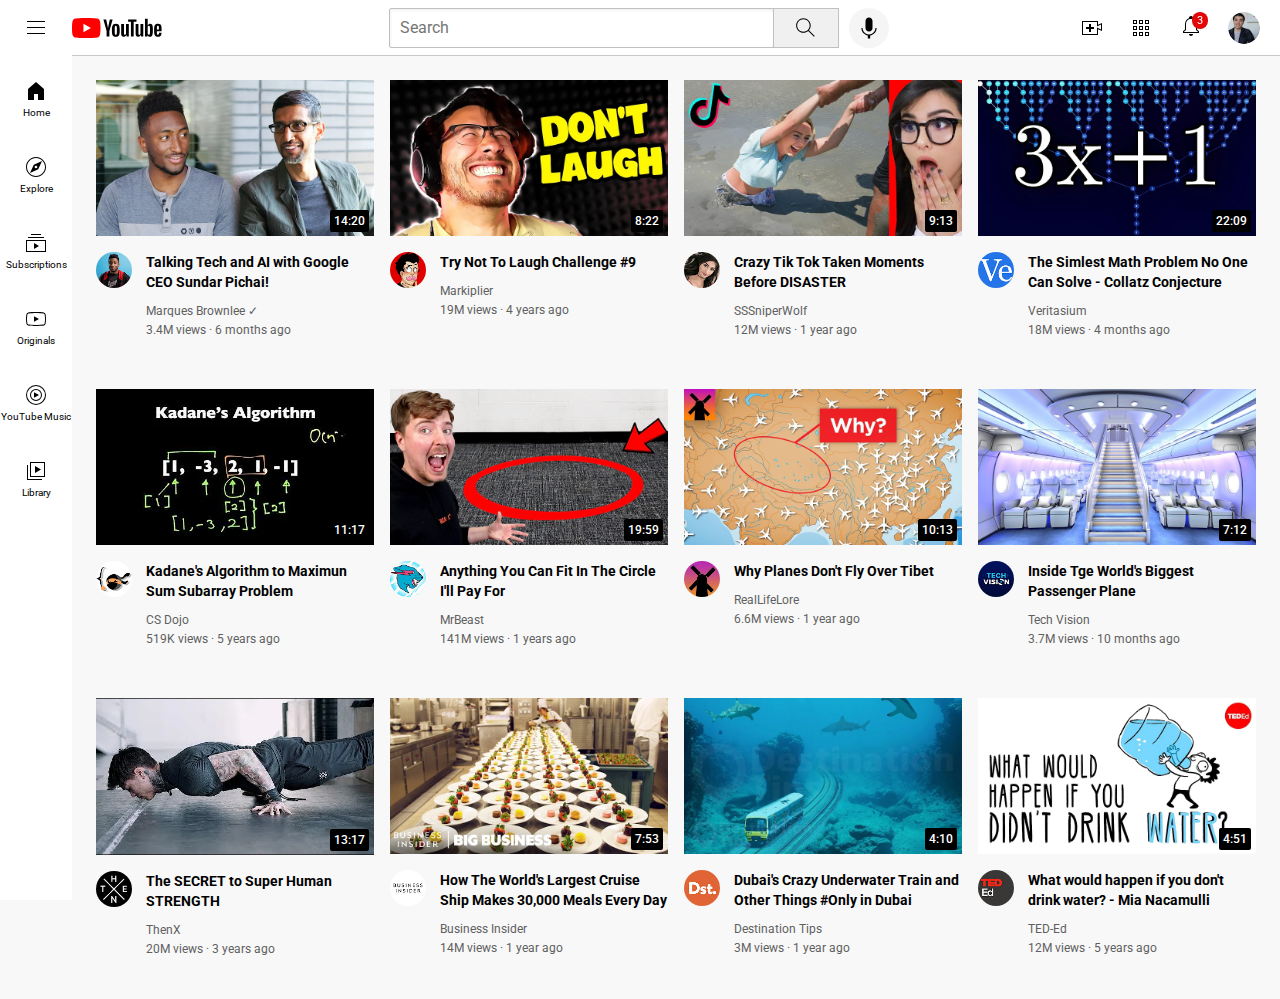
<file: index.html>
<!DOCTYPE html>
<html>
  <head>
    <title>
      YouTube.com Clone
    </title>


    <link rel="preconnect" href="https://fonts.googleapis.com">
    <link rel="preconnect" href="https://fonts.gstatic.com" crossorigin>
    <link href="https://fonts.googleapis.com/css2?family=Roboto:wght@400;700&display=swap" rel="stylesheet">

    <link rel="stylesheet" href="styles/video.css">
    <link rel="stylesheet" href="styles/header.css">
    <link rel="stylesheet" href="styles/sidebar.css">
  </head>
  <body>
    <header class="header">

      <div class="left-section">
        <img class="hamburger-menu" src="icons/hamburger-menu.svg">
        <img class="youtube-logo" src="icons/youtube-logo.svg">
      </div>

      <div class="middle-section">
        <input class="search-bar" type="text" placeholder="Search">
        <button class="search-button">
          <img class="search-icon" src="icons/search.svg">
          <div class="tooltip">Search</div>
        </button>
        <button class="voice-search-button">
          <img class="voice-search-icon" src="icons/voice-search-icon.svg">
          <div class="tooltip">Search with your voice</div>
        </button>
      </div>
      
      <div class="right-section">
        <div class="upload-icon-container">
          <img class="upload-icon" src="icons/upload.svg">
          <div class="tooltip">Create</div>
        </div>
        <div class="youtube-app-icon-container">
          <img class="youtube-app-icon" src="icons/youtube-apps.svg">
          <div class="tooltip">YouTube apps</div>
        </div>
        <div class="notifications-icon-container2">
          <div class="notifications-icon-container">
            <img class="notifications-icon" src="icons/notifications.svg">
            <div class="notifications-count">
              3
            </div>
          <div class="tooltip">Notifications</div>

          </div>
        </div>
       
        
        
        <img class="current-user-picture" src="thumbnails/my-channel.jpeg">
      </div>
      
    </header>

    <nav class="side-bar">

      <div class="sidebar-link">
        <img src="icons/home.svg">
        <div>
          Home
        </div>
      </div>

      <div class="sidebar-link">
        <img src="icons/explore.svg">
        <div>
          Explore
        </div>
      </div>

      <div class="sidebar-link">
        <img src="icons/subscriptions.svg">
        <div>
          Subscriptions
        </div>
      </div>

      <div class="sidebar-link">
        <img src="icons/originals.svg">
        <div>
          Originals
        </div>
      </div>

      <div class="sidebar-link">
        <img src="icons/youtube-music.svg">
        <div>
          YouTube Music
        </div>
      </div>

      <div class="sidebar-link">
        <img src="icons/library.svg">
        <div>
          Library
        </div>
      </div>

    </nav>

    
    <main>

        <!--1x1-->

      <section class="video-grid">

        <div class="video-preview">
        
          <div class="thumbnail-row">
            <img class="thumbnail" src="thumbnails/thumbnail-1.webp">
            <div class="video-time">
              14:20
            </div>
          </div>
    
          <div class="video-info-grid">
    
            <div class="div-profile">
    
              <img class="profile" src="thumbnails/channel-1.jpeg">
              <div class="profile-tooltip">
                <img class="profile-tooltip-picture" src="thumbnails/channel-1.jpeg">
                <div>
                  <div class="profile-tooltip-name">
                    Marques Brownlee
                  </div>
                  <div class="profile-tooltip-stats">
                    15M subscribers
                  </div>
                </div>
              </div>
            </div>
    
            <div class="video-info">

              <a class="video-title-link" href="https://www.youtube.com/watch?v=n2RNcPRtAiY">
                <p class="video-title">
                  Talking Tech and AI with Google CEO Sundar Pichai!
                </p>
              </a>
              
              <p class="video-author">
                Marques Brownlee &#10003;
              </p>
          
              
              <p class="video-stats">
                3.4M views &#183; 6 months ago
              </p>
    
            </div>
            
            
          </div>
    
          
    
        </div>
    
    <!--1x2-->
    
        <div class="video-preview">
          
          <div class="thumbnail-row">
            <img class="thumbnail" src="thumbnails/thumbnail-2.webp">
            <div class="video-time">
              8:22
            </div>
          </div>
    
          <div class="video-info-grid">
    
            <div class="div-profile">
    
              <img class="profile" src="thumbnails/channel-2.jpeg">
              <div class="profile-tooltip">
                <img class="profile-tooltip-picture" src="thumbnails/channel-2.jpeg">
                <div>
                  <div class="profile-tooltip-name">
                    Markiplier
                  </div>
                  <div class="profile-tooltip-stats">
                    153M subscribers
                  </div>
                </div>
              </div>
    
            </div>
    
            <div class="video-info">

              <a class="video-title-link" href="https://www.youtube.com/watch?v=mP0RAo9SKZk">
                <p class="video-title">
                  Try Not To Laugh Challenge #9
                </p>
              </a>
              
              <p class="video-author">
                Markiplier
              </p>
          
              
              <p class="video-stats">
                19M views &#183; 4 years ago
              </p>
    
            </div>
            
            
          </div>
    
        </div>

        <!--1x3-->
    
        <div class="video-preview">
          
          <div class="thumbnail-row">
            <img class="thumbnail" src="thumbnails/thumbnail-3.webp">
            <div class="video-time">
              9:13
            </div>
          </div>
    
          <div class="video-info-grid">
    
            <div class="div-profile">
    
              <img class="profile" src="thumbnails/channel-3.jpeg">
              <div class="profile-tooltip">
                <img class="profile-tooltip-picture" src="thumbnails/channel-3.jpeg">
                <div>
                  <div class="profile-tooltip-name">
                    SSSniperWolf
                  </div>
                  <div class="profile-tooltip-stats">
                    356K subscribers
                  </div>
                </div>
              </div>
    
            </div>
    
            <div class="video-info">

              <a class="video-title-link" href="https://www.youtube.com/watch?v=FgjPQQeTh1w">
                <p class="video-title">
                  Crazy Tik Tok Taken Moments Before DISASTER
                </p>
              </a>
              
              <p class="video-author">
                SSSniperWolf
              </p>
          
              
              <p class="video-stats">
                12M views &#183; 1 year ago
              </p>
    
            </div>
            
            
          </div>
    
          
    
        </div>
    
    <!--2x1-->
    
        <div class="video-preview">
          
          <div class="thumbnail-row">
            <img class="thumbnail" src="thumbnails/thumbnail-4.webp">
            <div class="video-time">
              22:09
            </div>
          </div>
    
          <div class="video-info-grid">
    
            <div class="div-profile">
    
              <img class="profile" src="thumbnails/channel-4.jpeg">
              <div class="profile-tooltip">
                <img class="profile-tooltip-picture" src="thumbnails/channel-4.jpeg">
                <div>
                  <div class="profile-tooltip-name">
                    Veritasium
                  </div>
                  <div class="profile-tooltip-stats">
                    1M subscribers
                  </div>
                </div>
              </div>
    
            </div>
    
            <div class="video-info">

              <a class="video-title-link" href="https://www.youtube.com/watch?v=094y1Z2wpJg">
                <p class="video-title">
                  The Simlest Math Problem No One Can Solve - Collatz Conjecture
                </p>
              </a>
              
              <p class="video-author">
                Veritasium
              </p>
          
              
              <p class="video-stats">
                18M views &#183; 4 months ago
              </p>
    
            </div>
            
            
          </div>
    
        </div>

        <!--2x2-->
    
        <div class="video-preview">
          
          <div class="thumbnail-row">
            <img class="thumbnail" src="thumbnails/thumbnail-5.webp">
            <div class="video-time">
              11:17
            </div>
          </div>
    
          <div class="video-info-grid">
    
            <div class="div-profile">
    
              <img class="profile" src="thumbnails/channel-5.jpeg">
              <div class="profile-tooltip">
                <img class="profile-tooltip-picture" src="thumbnails/channel-5.jpeg">
                <div>
                  <div class="profile-tooltip-name">
                    CS Dojo
                  </div>
                  <div class="profile-tooltip-stats">
                    7M subscribers
                  </div>
                </div>
              </div>
    
            </div>
    
            <div class="video-info">

              <a class="video-title-link" href="https://www.youtube.com/watch?v=86CQq3pKSUw">
                <p class="video-title">
                  Kadane's Algorithm to Maximun Sum Subarray Problem
                </p>
              </a>
              
              <p class="video-author">
                CS Dojo
              </p>
          
              
              <p class="video-stats">
                519K views &#183; 5 years ago
              </p>
    
            </div>
            
            
          </div>
    
          
    
        </div>
    
    <!--2x3-->
    
        <div class="video-preview">
          
          <div class="thumbnail-row">
            <img class="thumbnail" src="thumbnails/thumbnail-6.webp">
            <div class="video-time">
              19:59
            </div>
          </div>
    
          <div class="video-info-grid">
    
            <div class="div-profile">
    
              <img class="profile" src="thumbnails/channel-6.jpeg">
              <div class="profile-tooltip">
                <img class="profile-tooltip-picture" src="thumbnails/channel-6.jpeg">
                <div>
                  <div class="profile-tooltip-name">
                    MrBeast
                  </div>
                  <div class="profile-tooltip-stats">
                    600M subscribers
                  </div>
                </div>
              </div>
    
            </div>
    
            <div class="video-info">

              <a class="video-title-link" href="https://www.youtube.com/watch?v=yXWw0_UfSFg">
                <p class="video-title">
                  Anything You Can Fit In The Circle I'll Pay For
                </p>
              </a>
              
              <p class="video-author">
                MrBeast
              </p>
          
              
              <p class="video-stats">
                141M views &#183; 1 years ago
              </p>
    
            </div>
            
            
          </div>
    
        </div>

      


      


      <!--3x1-->

      

        <div class="video-preview">
        
          <div class="thumbnail-row">
            <img class="thumbnail" src="thumbnails/thumbnail-7.webp">
            <div class="video-time">
              10:13
            </div>
          </div>
    
          <div class="video-info-grid">
    
            <div class="div-profile">
    
              <img class="profile" src="thumbnails/channel-7.jpeg">
              <div class="profile-tooltip">
                <img class="profile-tooltip-picture" src="thumbnails/channel-7.jpeg">
                <div>
                  <div class="profile-tooltip-name">
                    RealLifeLore
                  </div>
                  <div class="profile-tooltip-stats">
                    23M subscribers
                  </div>
                </div>
              </div>
            </div>
    
            <div class="video-info">

              <a class="video-title-link" href="https://www.youtube.com/watch?v=fNVa1qMbF9Y">
                <p class="video-title">
                  Why Planes Don't Fly Over Tibet
                </p>
              </a>
              
              <p class="video-author">
                RealLifeLore
              </p>
          
              
              <p class="video-stats">
                6.6M views &#183; 1 year ago
              </p>
    
            </div>
            
            
          </div>
    
          
    
        </div>
    
    <!--3x2-->
    
        <div class="video-preview">
          
          <div class="thumbnail-row">
            <img class="thumbnail" src="thumbnails/thumbnail-8.webp">
            <div class="video-time">
              7:12
            </div>
          </div>
    
          <div class="video-info-grid">
    
            <div class="div-profile">
    
              <img class="profile" src="thumbnails/channel-8.jpeg">
              <div class="profile-tooltip">
                <img class="profile-tooltip-picture" src="thumbnails/channel-8.jpeg">
                <div>
                  <div class="profile-tooltip-name">
                    Tech Vision
                  </div>
                  <div class="profile-tooltip-stats">
                    11M subscribers
                  </div>
                </div>
              </div>
    
            </div>
    
            <div class="video-info">

              <a class="video-title-link" href="https://www.youtube.com/watch?v=lFm4EM1juls">
                <p class="video-title">
                  Inside Tge World's Biggest Passenger Plane
                </p>
              </a>
              
              <p class="video-author">
                Tech Vision
              </p>
          
              
              <p class="video-stats">
                3.7M views &#183; 10 months ago
              </p>
    
            </div>
            
            
          </div>
    
        </div>

        <!--3x3-->
    
        <div class="video-preview">
          
          <div class="thumbnail-row">
            <img class="thumbnail" src="thumbnails/thumbnail-9.webp">
            <div class="video-time">
              13:17
            </div>
          </div>
    
          <div class="video-info-grid">
    
            <div class="div-profile">
    
              <img class="profile" src="thumbnails/channel-9.jpeg">
              <div class="profile-tooltip">
                <img class="profile-tooltip-picture" src="thumbnails/channel-9.jpeg">
                <div>
                  <div class="profile-tooltip-name">
                    ThenX
                  </div>
                  <div class="profile-tooltip-stats">
                    60M subscribers
                  </div>
                </div>
              </div>
    
            </div>
    
            <div class="video-info">

              <a class="video-title-link" href="https://www.youtube.com/watch?v=ixmxOlcrlUc">
                <p class="video-title">
                  The SECRET to Super Human STRENGTH
                </p>
              </a>
              
              <p class="video-author">
                ThenX
              </p>
          
              
              <p class="video-stats">
                20M views &#183; 3 years ago
              </p>
    
            </div>
            
            
          </div>
    
          
    
        </div>
    
    <!--4x1-->
    
        <div class="video-preview">
          
          <div class="thumbnail-row">
            <img class="thumbnail" src="thumbnails/thumbnail-10.webp">
            <div class="video-time">
              7:53
            </div>
          </div>
    
          <div class="video-info-grid">
    
            <div class="div-profile">
    
              <img class="profile" src="thumbnails/channel-10.jpeg">
              <div class="profile-tooltip">
                <img class="profile-tooltip-picture" src="thumbnails/channel-10.jpeg">
                <div>
                  <div class="profile-tooltip-name">
                    Business Insider
                  </div>
                  <div class="profile-tooltip-stats">
                    19M subscribers
                  </div>
                </div>
              </div>
    
            </div>
    
            <div class="video-info">

              <a class="video-title-link" href="https://www.youtube.com/watch?v=R2vXbFp5C9o">
                <p class="video-title">
                  How The World's Largest Cruise Ship Makes 30,000 Meals Every Day
                </p>
              </a>
              
              <p class="video-author">
                Business Insider
              </p>
          
              
              <p class="video-stats">
                14M views &#183; 1 year ago
              </p>
    
            </div>
            
            
          </div>
    
        </div>

        <!--4x2-->
    
        <div class="video-preview">
          
          <div class="thumbnail-row">
            <img class="thumbnail" src="thumbnails/thumbnail-11.webp">
            <div class="video-time">
              4:10
            </div>
          </div>
    
          <div class="video-info-grid">
    
            <div class="div-profile">
    
              <img class="profile" src="thumbnails/channel-11.jpeg">
              <div class="profile-tooltip">
                <img class="profile-tooltip-picture" src="thumbnails/channel-11.jpeg">
                <div>
                  <div class="profile-tooltip-name">
                    Destination Tips
                  </div>
                  <div class="profile-tooltip-stats">
                    8M subscribers
                  </div>
                </div>
              </div>
    
            </div>
    
            <div class="video-info">

              <a class="video-title-link" href="https://www.youtube.com/watch?v=0nZuYyXET3s">
                <p class="video-title">
                  Dubai's Crazy Underwater Train and Other Things #Only in Dubai
                </p>
              </a>
              
              <p class="video-author">
                Destination Tips
              </p>
          
              
              <p class="video-stats">
                3M views &#183; 1 year ago
              </p>
    
            </div>
            
            
          </div>
    
          
    
        </div>
    
    <!--4x3-->
    
        <div class="video-preview">
          
          <div class="thumbnail-row">
            <img class="thumbnail" src="thumbnails/thumbnail-12.webp">
            <div class="video-time">
              4:51
            </div>
          </div>
    
          <div class="video-info-grid">
    
            <div class="div-profile">
    
              <img class="profile" src="thumbnails/channel-12.jpeg">
              <div class="profile-tooltip">
                <img class="profile-tooltip-picture" src="thumbnails/channel-12.jpeg">
                <div>
                  <div class="profile-tooltip-name">
                    TED-Ed
                  </div>
                  <div class="profile-tooltip-stats">
                    57M subscribers
                  </div>
                </div>
              </div>
    
            </div>
    
            <div class="video-info">

              <a class="video-title-link" href="https://www.youtube.com/watch?v=9iMGFqMmUFs">
                <p class="video-title">
                  What would happen if you don't drink water? - Mia Nacamulli
                </p>
              </a>
              
              <p class="video-author">
                TED-Ed
              </p>
          
              
              <p class="video-stats">
                12M views &#183; 5 years ago
              </p>
    
            </div>
            
            
          </div>
    
        </div>

      </section>

    </main>
    


    
    

  </body>
</html>
</file>
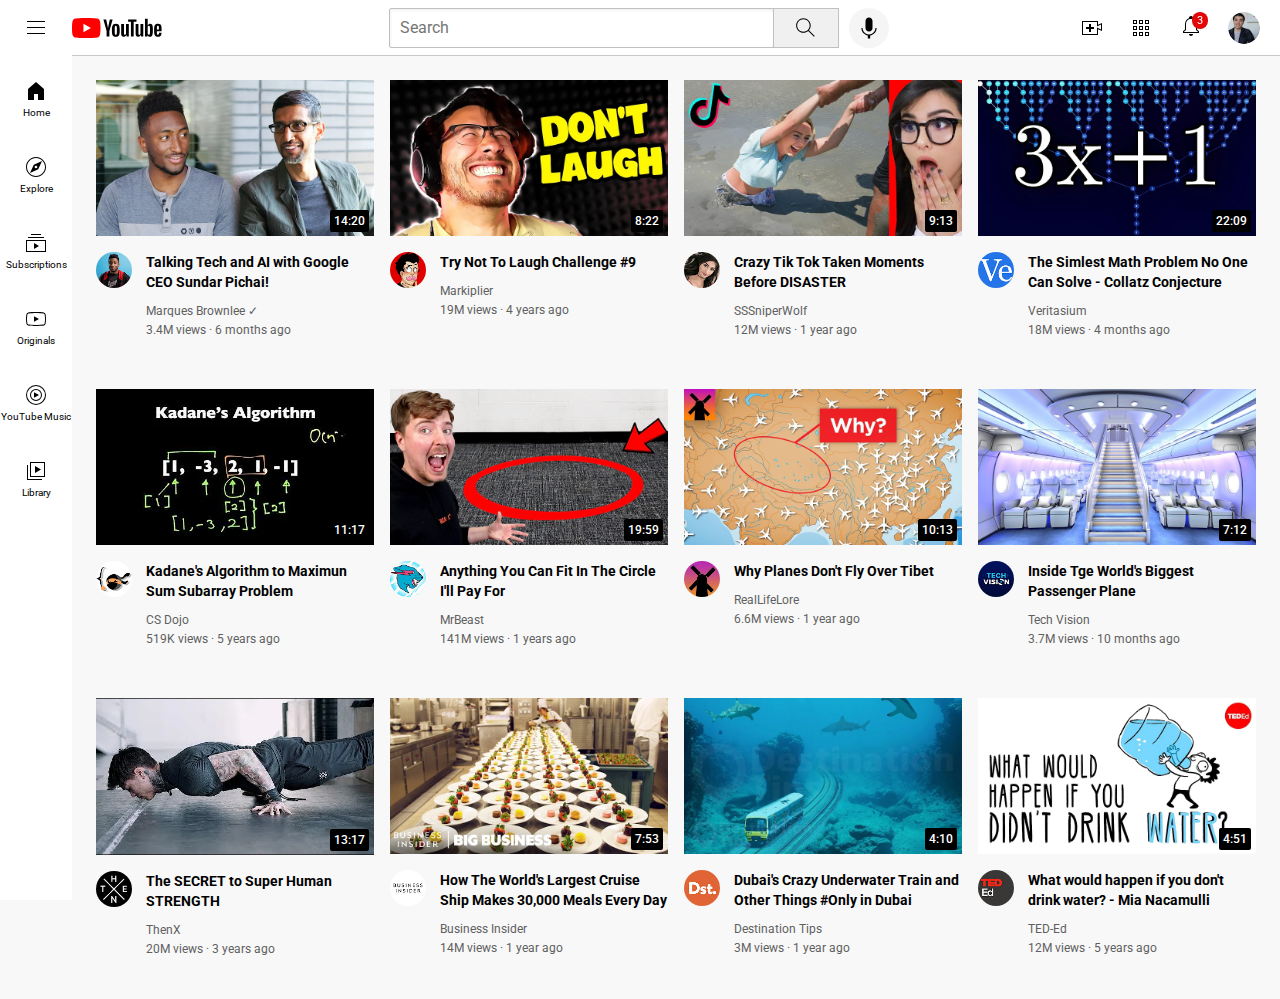
<file: youtube.html>
<!DOCTYPE html>
<html>
  <head>
    <title>
      YouTube.com Clone
    </title>


    <link rel="preconnect" href="https://fonts.googleapis.com">
    <link rel="preconnect" href="https://fonts.gstatic.com" crossorigin>
    <link href="https://fonts.googleapis.com/css2?family=Roboto:wght@400;700&display=swap" rel="stylesheet">

    <link rel="stylesheet" href="styles/video.css">
    <link rel="stylesheet" href="styles/header.css">
    <link rel="stylesheet" href="styles/sidebar.css">
  </head>
  <body>
    <header class="header">

      <div class="left-section">
        <img class="hamburger-menu" src="icons/hamburger-menu.svg">
        <img class="youtube-logo" src="icons/youtube-logo.svg">
      </div>

      <div class="middle-section">
        <input class="search-bar" type="text" placeholder="Search">
        <button class="search-button">
          <img class="search-icon" src="icons/search.svg">
          <div class="tooltip">Search</div>
        </button>
        <button class="voice-search-button">
          <img class="voice-search-icon" src="icons/voice-search-icon.svg">
          <div class="tooltip">Search with your voice</div>
        </button>
      </div>
      
      <div class="right-section">
        <div class="upload-icon-container">
          <img class="upload-icon" src="icons/upload.svg">
          <div class="tooltip">Create</div>
        </div>
        <div class="youtube-app-icon-container">
          <img class="youtube-app-icon" src="icons/youtube-apps.svg">
          <div class="tooltip">YouTube apps</div>
        </div>
        <div class="notifications-icon-container2">
          <div class="notifications-icon-container">
            <img class="notifications-icon" src="icons/notifications.svg">
            <div class="notifications-count">
              3
            </div>
          <div class="tooltip">Notifications</div>

          </div>
        </div>
       
        
        
        <img class="current-user-picture" src="thumbnails/my-channel.jpeg">
      </div>
      
    </header>

    <nav class="side-bar">

      <div class="sidebar-link">
        <img src="icons/home.svg">
        <div>
          Home
        </div>
      </div>

      <div class="sidebar-link">
        <img src="icons/explore.svg">
        <div>
          Explore
        </div>
      </div>

      <div class="sidebar-link">
        <img src="icons/subscriptions.svg">
        <div>
          Subscriptions
        </div>
      </div>

      <div class="sidebar-link">
        <img src="icons/originals.svg">
        <div>
          Originals
        </div>
      </div>

      <div class="sidebar-link">
        <img src="icons/youtube-music.svg">
        <div>
          YouTube Music
        </div>
      </div>

      <div class="sidebar-link">
        <img src="icons/library.svg">
        <div>
          Library
        </div>
      </div>

    </nav>

    
    <main>

        <!--1x1-->

      <section class="video-grid">

        <div class="video-preview">
        
          <div class="thumbnail-row">
            <img class="thumbnail" src="thumbnails/thumbnail-1.webp">
            <div class="video-time">
              14:20
            </div>
          </div>
    
          <div class="video-info-grid">
    
            <div class="div-profile">
    
              <img class="profile" src="thumbnails/channel-1.jpeg">
              <div class="profile-tooltip">
                <img class="profile-tooltip-picture" src="thumbnails/channel-1.jpeg">
                <div>
                  <div class="profile-tooltip-name">
                    Marques Brownlee
                  </div>
                  <div class="profile-tooltip-stats">
                    15M subscribers
                  </div>
                </div>
              </div>
            </div>
    
            <div class="video-info">

              <a class="video-title-link" href="https://www.youtube.com/watch?v=n2RNcPRtAiY">
                <p class="video-title">
                  Talking Tech and AI with Google CEO Sundar Pichai!
                </p>
              </a>
              
              <p class="video-author">
                Marques Brownlee &#10003;
              </p>
          
              
              <p class="video-stats">
                3.4M views &#183; 6 months ago
              </p>
    
            </div>
            
            
          </div>
    
          
    
        </div>
    
    <!--1x2-->
    
        <div class="video-preview">
          
          <div class="thumbnail-row">
            <img class="thumbnail" src="thumbnails/thumbnail-2.webp">
            <div class="video-time">
              8:22
            </div>
          </div>
    
          <div class="video-info-grid">
    
            <div class="div-profile">
    
              <img class="profile" src="thumbnails/channel-2.jpeg">
              <div class="profile-tooltip">
                <img class="profile-tooltip-picture" src="thumbnails/channel-2.jpeg">
                <div>
                  <div class="profile-tooltip-name">
                    Markiplier
                  </div>
                  <div class="profile-tooltip-stats">
                    153M subscribers
                  </div>
                </div>
              </div>
    
            </div>
    
            <div class="video-info">

              <a class="video-title-link" href="https://www.youtube.com/watch?v=mP0RAo9SKZk">
                <p class="video-title">
                  Try Not To Laugh Challenge #9
                </p>
              </a>
              
              <p class="video-author">
                Markiplier
              </p>
          
              
              <p class="video-stats">
                19M views &#183; 4 years ago
              </p>
    
            </div>
            
            
          </div>
    
        </div>

        <!--1x3-->
    
        <div class="video-preview">
          
          <div class="thumbnail-row">
            <img class="thumbnail" src="thumbnails/thumbnail-3.webp">
            <div class="video-time">
              9:13
            </div>
          </div>
    
          <div class="video-info-grid">
    
            <div class="div-profile">
    
              <img class="profile" src="thumbnails/channel-3.jpeg">
              <div class="profile-tooltip">
                <img class="profile-tooltip-picture" src="thumbnails/channel-3.jpeg">
                <div>
                  <div class="profile-tooltip-name">
                    SSSniperWolf
                  </div>
                  <div class="profile-tooltip-stats">
                    356K subscribers
                  </div>
                </div>
              </div>
    
            </div>
    
            <div class="video-info">

              <a class="video-title-link" href="https://www.youtube.com/watch?v=FgjPQQeTh1w">
                <p class="video-title">
                  Crazy Tik Tok Taken Moments Before DISASTER
                </p>
              </a>
              
              <p class="video-author">
                SSSniperWolf
              </p>
          
              
              <p class="video-stats">
                12M views &#183; 1 year ago
              </p>
    
            </div>
            
            
          </div>
    
          
    
        </div>
    
    <!--2x1-->
    
        <div class="video-preview">
          
          <div class="thumbnail-row">
            <img class="thumbnail" src="thumbnails/thumbnail-4.webp">
            <div class="video-time">
              22:09
            </div>
          </div>
    
          <div class="video-info-grid">
    
            <div class="div-profile">
    
              <img class="profile" src="thumbnails/channel-4.jpeg">
              <div class="profile-tooltip">
                <img class="profile-tooltip-picture" src="thumbnails/channel-4.jpeg">
                <div>
                  <div class="profile-tooltip-name">
                    Veritasium
                  </div>
                  <div class="profile-tooltip-stats">
                    1M subscribers
                  </div>
                </div>
              </div>
    
            </div>
    
            <div class="video-info">

              <a class="video-title-link" href="https://www.youtube.com/watch?v=094y1Z2wpJg">
                <p class="video-title">
                  The Simlest Math Problem No One Can Solve - Collatz Conjecture
                </p>
              </a>
              
              <p class="video-author">
                Veritasium
              </p>
          
              
              <p class="video-stats">
                18M views &#183; 4 months ago
              </p>
    
            </div>
            
            
          </div>
    
        </div>

        <!--2x2-->
    
        <div class="video-preview">
          
          <div class="thumbnail-row">
            <img class="thumbnail" src="thumbnails/thumbnail-5.webp">
            <div class="video-time">
              11:17
            </div>
          </div>
    
          <div class="video-info-grid">
    
            <div class="div-profile">
    
              <img class="profile" src="thumbnails/channel-5.jpeg">
              <div class="profile-tooltip">
                <img class="profile-tooltip-picture" src="thumbnails/channel-5.jpeg">
                <div>
                  <div class="profile-tooltip-name">
                    CS Dojo
                  </div>
                  <div class="profile-tooltip-stats">
                    7M subscribers
                  </div>
                </div>
              </div>
    
            </div>
    
            <div class="video-info">

              <a class="video-title-link" href="https://www.youtube.com/watch?v=86CQq3pKSUw">
                <p class="video-title">
                  Kadane's Algorithm to Maximun Sum Subarray Problem
                </p>
              </a>
              
              <p class="video-author">
                CS Dojo
              </p>
          
              
              <p class="video-stats">
                519K views &#183; 5 years ago
              </p>
    
            </div>
            
            
          </div>
    
          
    
        </div>
    
    <!--2x3-->
    
        <div class="video-preview">
          
          <div class="thumbnail-row">
            <img class="thumbnail" src="thumbnails/thumbnail-6.webp">
            <div class="video-time">
              19:59
            </div>
          </div>
    
          <div class="video-info-grid">
    
            <div class="div-profile">
    
              <img class="profile" src="thumbnails/channel-6.jpeg">
              <div class="profile-tooltip">
                <img class="profile-tooltip-picture" src="thumbnails/channel-6.jpeg">
                <div>
                  <div class="profile-tooltip-name">
                    MrBeast
                  </div>
                  <div class="profile-tooltip-stats">
                    600M subscribers
                  </div>
                </div>
              </div>
    
            </div>
    
            <div class="video-info">

              <a class="video-title-link" href="https://www.youtube.com/watch?v=yXWw0_UfSFg">
                <p class="video-title">
                  Anything You Can Fit In The Circle I'll Pay For
                </p>
              </a>
              
              <p class="video-author">
                MrBeast
              </p>
          
              
              <p class="video-stats">
                141M views &#183; 1 years ago
              </p>
    
            </div>
            
            
          </div>
    
        </div>

      


      


      <!--3x1-->

      

        <div class="video-preview">
        
          <div class="thumbnail-row">
            <img class="thumbnail" src="thumbnails/thumbnail-7.webp">
            <div class="video-time">
              10:13
            </div>
          </div>
    
          <div class="video-info-grid">
    
            <div class="div-profile">
    
              <img class="profile" src="thumbnails/channel-7.jpeg">
              <div class="profile-tooltip">
                <img class="profile-tooltip-picture" src="thumbnails/channel-7.jpeg">
                <div>
                  <div class="profile-tooltip-name">
                    RealLifeLore
                  </div>
                  <div class="profile-tooltip-stats">
                    23M subscribers
                  </div>
                </div>
              </div>
            </div>
    
            <div class="video-info">

              <a class="video-title-link" href="https://www.youtube.com/watch?v=fNVa1qMbF9Y">
                <p class="video-title">
                  Why Planes Don't Fly Over Tibet
                </p>
              </a>
              
              <p class="video-author">
                RealLifeLore
              </p>
          
              
              <p class="video-stats">
                6.6M views &#183; 1 year ago
              </p>
    
            </div>
            
            
          </div>
    
          
    
        </div>
    
    <!--3x2-->
    
        <div class="video-preview">
          
          <div class="thumbnail-row">
            <img class="thumbnail" src="thumbnails/thumbnail-8.webp">
            <div class="video-time">
              7:12
            </div>
          </div>
    
          <div class="video-info-grid">
    
            <div class="div-profile">
    
              <img class="profile" src="thumbnails/channel-8.jpeg">
              <div class="profile-tooltip">
                <img class="profile-tooltip-picture" src="thumbnails/channel-8.jpeg">
                <div>
                  <div class="profile-tooltip-name">
                    Tech Vision
                  </div>
                  <div class="profile-tooltip-stats">
                    11M subscribers
                  </div>
                </div>
              </div>
    
            </div>
    
            <div class="video-info">

              <a class="video-title-link" href="https://www.youtube.com/watch?v=lFm4EM1juls">
                <p class="video-title">
                  Inside Tge World's Biggest Passenger Plane
                </p>
              </a>
              
              <p class="video-author">
                Tech Vision
              </p>
          
              
              <p class="video-stats">
                3.7M views &#183; 10 months ago
              </p>
    
            </div>
            
            
          </div>
    
        </div>

        <!--3x3-->
    
        <div class="video-preview">
          
          <div class="thumbnail-row">
            <img class="thumbnail" src="thumbnails/thumbnail-9.webp">
            <div class="video-time">
              13:17
            </div>
          </div>
    
          <div class="video-info-grid">
    
            <div class="div-profile">
    
              <img class="profile" src="thumbnails/channel-9.jpeg">
              <div class="profile-tooltip">
                <img class="profile-tooltip-picture" src="thumbnails/channel-9.jpeg">
                <div>
                  <div class="profile-tooltip-name">
                    ThenX
                  </div>
                  <div class="profile-tooltip-stats">
                    60M subscribers
                  </div>
                </div>
              </div>
    
            </div>
    
            <div class="video-info">

              <a class="video-title-link" href="https://www.youtube.com/watch?v=ixmxOlcrlUc">
                <p class="video-title">
                  The SECRET to Super Human STRENGTH
                </p>
              </a>
              
              <p class="video-author">
                ThenX
              </p>
          
              
              <p class="video-stats">
                20M views &#183; 3 years ago
              </p>
    
            </div>
            
            
          </div>
    
          
    
        </div>
    
    <!--4x1-->
    
        <div class="video-preview">
          
          <div class="thumbnail-row">
            <img class="thumbnail" src="thumbnails/thumbnail-10.webp">
            <div class="video-time">
              7:53
            </div>
          </div>
    
          <div class="video-info-grid">
    
            <div class="div-profile">
    
              <img class="profile" src="thumbnails/channel-10.jpeg">
              <div class="profile-tooltip">
                <img class="profile-tooltip-picture" src="thumbnails/channel-10.jpeg">
                <div>
                  <div class="profile-tooltip-name">
                    Business Insider
                  </div>
                  <div class="profile-tooltip-stats">
                    19M subscribers
                  </div>
                </div>
              </div>
    
            </div>
    
            <div class="video-info">

              <a class="video-title-link" href="https://www.youtube.com/watch?v=R2vXbFp5C9o">
                <p class="video-title">
                  How The World's Largest Cruise Ship Makes 30,000 Meals Every Day
                </p>
              </a>
              
              <p class="video-author">
                Business Insider
              </p>
          
              
              <p class="video-stats">
                14M views &#183; 1 year ago
              </p>
    
            </div>
            
            
          </div>
    
        </div>

        <!--4x2-->
    
        <div class="video-preview">
          
          <div class="thumbnail-row">
            <img class="thumbnail" src="thumbnails/thumbnail-11.webp">
            <div class="video-time">
              4:10
            </div>
          </div>
    
          <div class="video-info-grid">
    
            <div class="div-profile">
    
              <img class="profile" src="thumbnails/channel-11.jpeg">
              <div class="profile-tooltip">
                <img class="profile-tooltip-picture" src="thumbnails/channel-11.jpeg">
                <div>
                  <div class="profile-tooltip-name">
                    Destination Tips
                  </div>
                  <div class="profile-tooltip-stats">
                    8M subscribers
                  </div>
                </div>
              </div>
    
            </div>
    
            <div class="video-info">

              <a class="video-title-link" href="https://www.youtube.com/watch?v=0nZuYyXET3s">
                <p class="video-title">
                  Dubai's Crazy Underwater Train and Other Things #Only in Dubai
                </p>
              </a>
              
              <p class="video-author">
                Destination Tips
              </p>
          
              
              <p class="video-stats">
                3M views &#183; 1 year ago
              </p>
    
            </div>
            
            
          </div>
    
          
    
        </div>
    
    <!--4x3-->
    
        <div class="video-preview">
          
          <div class="thumbnail-row">
            <img class="thumbnail" src="thumbnails/thumbnail-12.webp">
            <div class="video-time">
              4:51
            </div>
          </div>
    
          <div class="video-info-grid">
    
            <div class="div-profile">
    
              <img class="profile" src="thumbnails/channel-12.jpeg">
              <div class="profile-tooltip">
                <img class="profile-tooltip-picture" src="thumbnails/channel-12.jpeg">
                <div>
                  <div class="profile-tooltip-name">
                    TED-Ed
                  </div>
                  <div class="profile-tooltip-stats">
                    57M subscribers
                  </div>
                </div>
              </div>
    
            </div>
    
            <div class="video-info">

              <a class="video-title-link" href="https://www.youtube.com/watch?v=9iMGFqMmUFs">
                <p class="video-title">
                  What would happen if you don't drink water? - Mia Nacamulli
                </p>
              </a>
              
              <p class="video-author">
                TED-Ed
              </p>
          
              
              <p class="video-stats">
                12M views &#183; 5 years ago
              </p>
    
            </div>
            
            
          </div>
    
        </div>

      </section>

    </main>
    


    
    

  </body>
</html>
</file>
<file: styles/video.css>
.thumbnail{
  width: 100%;
}

.thumbnail-row{
  position: relative;
}

.video-time{
  font-family: Roboto;
  font-size: 12px;
  font-weight: 500;
  position: absolute;
  background-color: black;
  color: white;
  right: 5px;
  bottom: 8px;
  padding: 4px;
  border-radius: 2px;
}

.video-title-link{
  color: black;
  text-decoration: none;
}

.video-title{
  font-family: Roboto;
  font-size: 14px;
  font-weight: 700;
  line-height: 20px;
  margin-top: 12px;
  margin-bottom: 12px;
}

.video-stats{
  font-family: Roboto;
  font-size: 12px;
  color: rgb(96, 96, 96);
  margin-top: 0;
}

.video-author{
  font-family: Roboto;
  font-size: 12px;
  margin-top: 0;
  margin-bottom: 5px;
  color: rgb(96, 96, 96);
}

.video-preview{
  
  width: 100%;
}

.div-profile{
  position: relative;
  cursor: pointer;
}

.profile-tooltip{
  position: absolute;
  display: flex;
  font-family: Roboto;
  box-shadow: 4px -4px 4px  rgba(187, 187, 187, 0.4);
  border-radius: 8px;
  padding: 15px 20px;
  opacity: 0;
  background-color: white;
  margin-top: 8px;
  white-space: nowrap;
  justify-content: center;
  align-items: center;
  pointer-events: none;
}

.div-profile:hover .profile-tooltip{
  opacity: 1;
}

.profile-tooltip-picture{
  height: 50px;
  width: 50px;
  object-fit: cover;
  border-radius: 25px;
  margin-right: 8px;
}

.profile-tooltip-name{
  font-weight: bold;
  margin-bottom: 3px;
}

.profile-tooltip-stats{
  font-size: 15px;
  color: grey;
}

.profile{
  border-radius: 18px;
  width: 36px;
  margin-top: 12px;
  
}

.video-info-grid{
  display: grid;
  grid-template-columns: 50px 1fr;
}

.video-grid{

  display: grid;
  grid-template-columns: 1fr 1fr 1fr;
  column-gap:16px;
  row-gap: 40px;
}

@media (max-width: 750px){
  .video-grid{
    grid-template-columns: 1fr 1fr;
  }
}

@media (min-width: 751px) and (max-width: 999px){
  .video-grid{
    grid-template-columns: 1fr 1fr 1fr;
  }
}

@media (min-width: 1000px){
  .video-grid{
    grid-template-columns: 1fr 1fr 1fr 1fr;
  }
}

body{
  margin: 0px;
  padding-top: 80px;
  padding-left: 96px;
  padding-right: 24px;
  background-color: rgb(248, 248, 248);
}
</file>
<file: styles/header.css>
body{
  margin: 0;
}

.header{

  height: 55px;
  background-color: white;
  border-bottom-width: 1px;
  border-bottom-style: solid;
  border-bottom-color: rgb(201, 201, 201);
  position: fixed;
  top: 0px;
  left: 0px;
  right: 0px;

  display: flex;
  flex-direction: row;
  justify-content: space-between;
  z-index: 100;
}

.left-section{
  display: flex;
  align-items: center;
}

.hamburger-menu{
  height: 24px;
  margin-left: 24px;
  margin-right: 24px;
}

.youtube-logo{
  height: 20px;
}

.middle-section{
  display: flex;
  flex: 1;
  margin-left: 70px;
  margin-right: 35px;
  max-width: 500px;
  align-items: center;
}

.search-bar{
  flex: 1;
  height: 36px;
  padding-left: 10px;
  font-size: 16px;
  border: 1px solid rgb(192, 192, 192);
  border-radius: 2px;
  box-shadow: inset 1px 2px 3px rgba(0, 0, 0, 0.05);
  width: 0;
}

.search-bar::placeholder{
  font-family: Roboto;
  font-size: 16px;
}

.search-button{
  height: 40px;
  width: 66px;
  background-color: rgb(240, 240, 240);
  border-width: 1px;
  border-style: solid;
  border-color: rgb(192, 192, 192);
  margin-left: -1px;
}

.search-button,
.voice-search-button,
.upload-icon-container,
.youtube-app-icon-container,
.notifications-icon-container2{
  position: relative;
  cursor: pointer;
  display: flex;
  justify-content: center;
  align-items: center;
}

.search-button .tooltip,
.voice-search-button .tooltip,
.upload-icon-container .tooltip,
.youtube-app-icon-container .tooltip,
.notifications-icon-container2 .tooltip{
  position: absolute;
  background-color: rgba(114, 114, 114, 0.8);
  color: white;
  padding: 8px 8px;
  border-radius: 2px;
  font-size: 12px;
  bottom: -43px;
  opacity: 0;
  transition: opacity 0.15s;
  pointer-events: none;
  white-space: nowrap;
  font-family: Roboto;
}

.search-button:hover .tooltip,
.voice-search-button:hover .tooltip,
.upload-icon-container:hover .tooltip,
.youtube-app-icon-container:hover .tooltip,
.notifications-icon-container2:hover .tooltip{
  opacity: 1;
}

.notifications-icon-container2 .tooltip{
  margin-left: -25px;
}


.search-icon{
  height: 25px;
}

.voice-search-button{
  height: 40px;
  width: 40px;
  background-color: rgb(245, 245, 245);
  border: none;
  border-radius: 20px;
  margin-left: 10px;
  cursor: pointer;

}


.voiice-search-icon{
  height: 24px;
  margin-top: 4px;
  
}

.right-section{
  width: 180px;
  display: flex;
  align-items: center;
  justify-content: space-between;
  margin-right: 20px;
  flex-shrink: 0;
}

.upload-icon{
  height: 24px;
}

.youtube-app-icon{
  height: 24px;
}

.notifications-icon{
  height: 24px;
}

.notifications-icon-container{
  position: relative;
}

.notifications-count{
  position: absolute;
  top: -2px;
  right: -5px;
  background-color: rgb(226, 8, 8);
  color: white;
  border-radius: 10px;
  font-size: 11px;
  font-family: Roboto;
  padding-left: 5px;
  padding-right: 5px;
  padding-top: 2px;
  padding-bottom: 2px;


}

.current-user-picture{
  height: 32px;
  border-radius: 16px;
}
</file>
<file: styles/sidebar.css>
/*side bar*/


.side-bar{
  position: fixed;
  left: 0px;
  bottom: 0px;
  top: 55px;
  background-color: white;
  width: 72px;
  z-index: 200;
  padding-top: 5px;
}

.sidebar-link{
  height: 76px;
  display: flex;
  justify-content: center;
  align-items: center;
  flex-direction: column;
  cursor: pointer;
}

.sidebar-link:hover{
  background-color: rgb(241, 241, 241);
}

.sidebar-link img{
  height: 24px;
  margin-bottom: 4px;
}

.sidebar-link div{
  font-family: Roboto;
  font-size: 10px;

}
</file>
